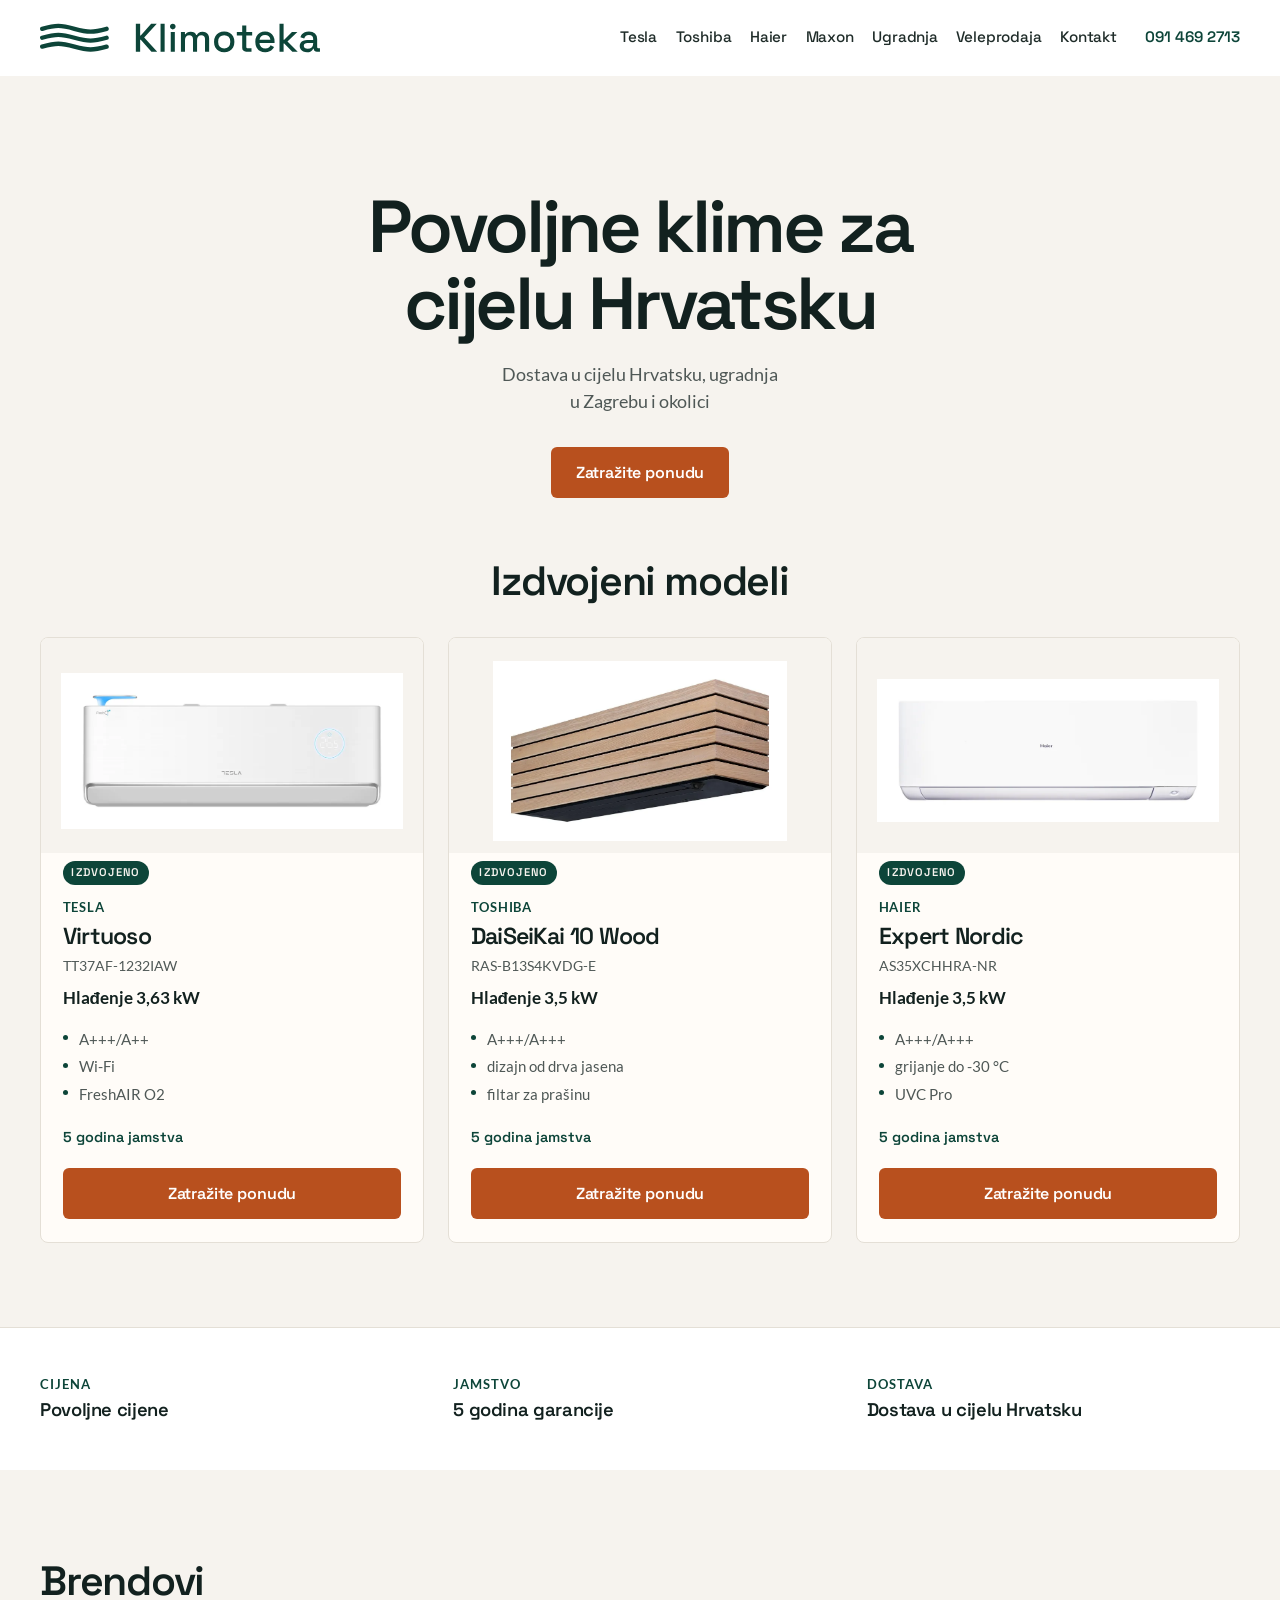
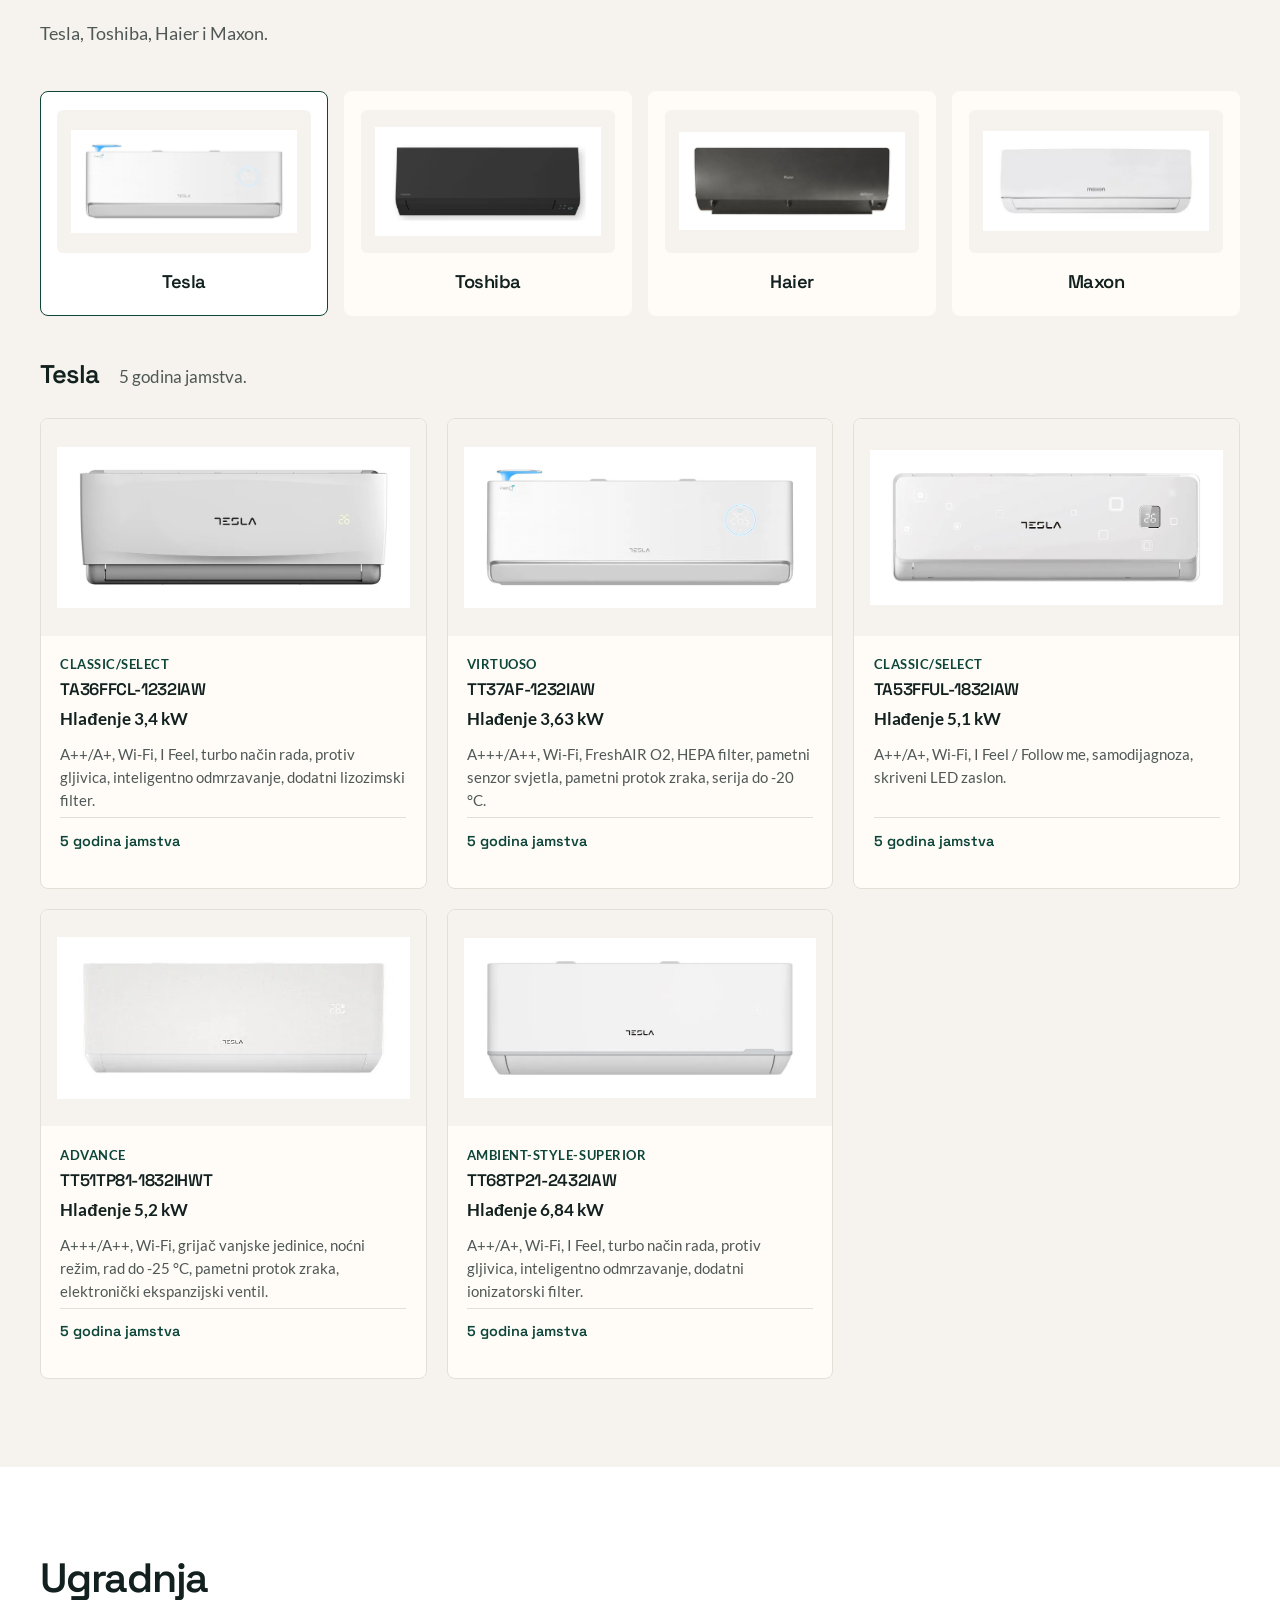
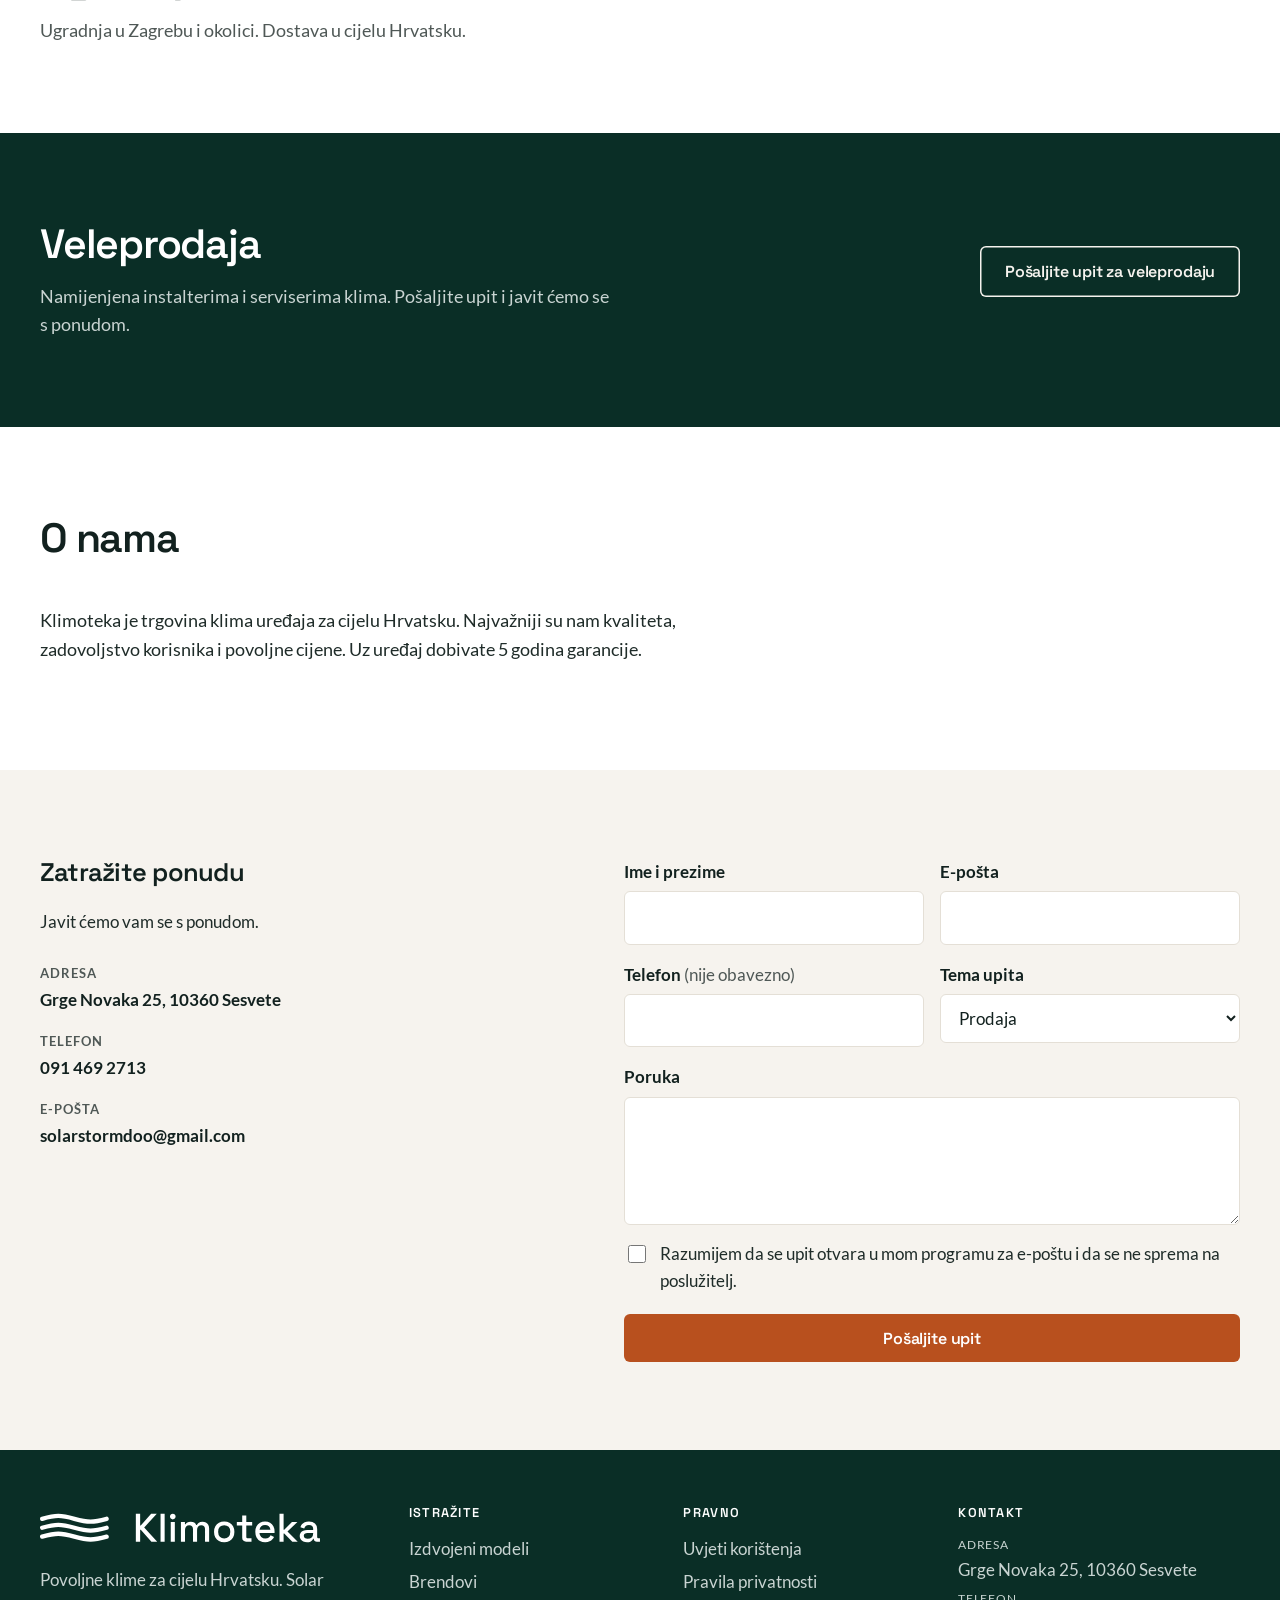
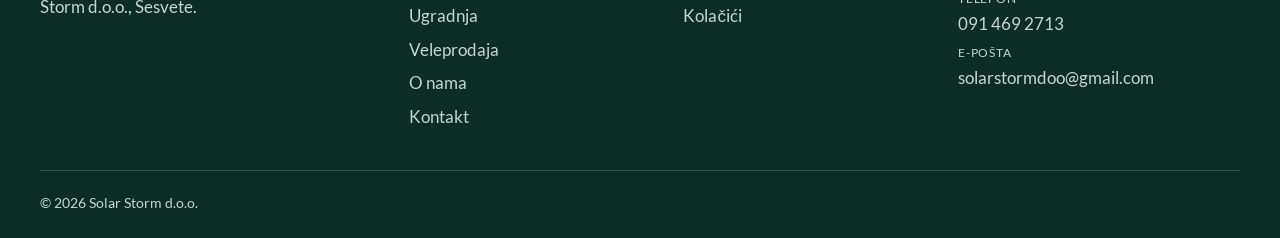
<file: index.html>
<!DOCTYPE html>
<html lang="hr">
<head>
  <meta charset="utf-8">
  <meta name="viewport" content="width=device-width, initial-scale=1">
  <title>Klimoteka — Povoljne klime za cijelu Hrvatsku</title>
  <meta name="description" content="Klimoteka je trgovina klima uređaja za cijelu Hrvatsku. Tesla, Toshiba, Haier i Maxon. Dostava diljem zemlje, ugradnja u Zagrebu i okolici. 5 godina garancije.">
  <meta name="theme-color" content="#0D4539">
  <meta property="og:title" content="Klimoteka — Povoljne klime za cijelu Hrvatsku">
  <meta property="og:description" content="Trgovina klima uređaja: Tesla, Toshiba, Haier i Maxon. Dostava u cijelu Hrvatsku, ugradnja u Zagrebu i okolici. 5 godina garancije.">
  <meta property="og:type" content="website">
  <meta property="og:locale" content="hr_HR">
  <meta property="og:image" content="images/og-klimoteka.png">
  <meta name="twitter:card" content="summary_large_image">
  <meta name="twitter:title" content="Klimoteka — Povoljne klime za cijelu Hrvatsku">
  <meta name="twitter:description" content="Trgovina klima uređaja: Tesla, Toshiba, Haier i Maxon. Dostava u cijelu Hrvatsku, ugradnja u Zagrebu i okolici. 5 godina garancije.">
  <meta name="twitter:image" content="images/og-klimoteka.png">
  <link rel="icon" href="favicon.ico" sizes="any">
  <link rel="icon" type="image/png" sizes="192x192" href="images/klimoteka-ikona-192.png">
  <link rel="apple-touch-icon" href="images/klimoteka-ikona-192.png">
  <link rel="apple-touch-icon" sizes="512x512" href="images/klimoteka-ikona-512.png">
  <link rel="stylesheet" href="css/styles.css">
  <script>document.documentElement.classList.add("js");</script>
</head>
<body class="has-hero">
  <a class="skip-link" href="#sadrzaj">Preskoči na sadržaj</a>
  <header class="site-header" id="siteHeader" data-menu-open="false" data-scrolled="false">
    <div class="container site-header__bar">
      <a class="logo" href="index.html" aria-label="Klimoteka, početna">
        <img class="logo__img" src="images/klimoteka-logo.svg" width="354" height="36" alt="Klimoteka">
      </a>
      <nav class="nav-desktop" aria-label="Glavni izbornik">
        <ul class="nav-desktop__list">
          <li><a href="#brend-tesla">Tesla</a></li>
          <li><a href="#brend-toshiba">Toshiba</a></li>
          <li><a href="#brend-haier">Haier</a></li>
          <li><a href="#brend-maxon">Maxon</a></li>
          <li><a href="#ugradnja">Ugradnja</a></li>
          <li><a href="#veleprodaja">Veleprodaja</a></li>
          <li><a href="#kontakt">Kontakt</a></li>
        </ul>
      </nav>
      <a class="header-phone" href="tel:+385914692713">091 469 2713</a>
      <button class="burger" type="button" aria-expanded="false" aria-controls="mobileMenu" aria-label="Izbornik" data-burger>
        <span></span><span></span><span></span>
      </button>
    </div>
    <button class="scrim" type="button" tabindex="-1" aria-hidden="true" data-scrim></button>
    <nav class="mobile-menu" id="mobileMenu" aria-label="Mobilni izbornik">
      <ul>
        <li><a href="#brend-tesla">Tesla</a></li>
          <li><a href="#brend-toshiba">Toshiba</a></li>
          <li><a href="#brend-haier">Haier</a></li>
          <li><a href="#brend-maxon">Maxon</a></li>
          <li><a href="#ugradnja">Ugradnja</a></li>
          <li><a href="#veleprodaja">Veleprodaja</a></li>
          <li><a href="#kontakt">Kontakt</a></li>
        <li><a href="#o-nama">O nama</a></li>
      </ul>
      <p class="mobile-menu__note"><a href="tel:+385914692713">091 469 2713</a></p>
    </nav>
  </header>

  <main id="sadrzaj">
    <section class="hero" aria-label="Uvod">
      <div class="container hero__copy">
        <h1>Povoljne klime za cijelu Hrvatsku</h1>
        <p class="hero__sub">Dostava u cijelu Hrvatsku, ugradnja u Zagrebu i okolici</p>
        <a class="btn" href="#kontakt">Zatražite ponudu</a>
      </div>
    </section>

    <section class="featured" id="izdvojeno" aria-labelledby="izdvojeno-naslov">
      <div class="container">
        <div class="section__head">
          <h2 id="izdvojeno-naslov">Izdvojeni modeli</h2>
        </div>
        <div class="featured__slider" data-featured-slider>
          <ul class="featured__track" data-featured-track></ul>
          <div class="featured__controls">
            <button class="featured__toggle" type="button" data-featured-toggle aria-pressed="false" aria-label="Pauziraj izmjenu modela">
              <svg class="icon-pause" viewBox="0 0 16 16" aria-hidden="true"><path fill="currentColor" d="M4 2h3v12H4zM9 2h3v12H9z"/></svg>
              <svg class="icon-play" viewBox="0 0 16 16" aria-hidden="true"><path fill="currentColor" d="M4 2.5v11l10-5.5z"/></svg>
            </button>
            <div class="featured__dots" data-featured-dots role="group" aria-label="Odabir izdvojenog modela"></div>
          </div>
        </div>
      </div>
    </section>

    <section class="advantages" aria-label="Prednosti">
      <div class="container">
        <ul class="advantages__list">
          <li><span>Cijena</span>Povoljne cijene</li>
          <li><span>Jamstvo</span>5 godina garancije</li>
          <li><span>Dostava</span>Dostava u cijelu Hrvatsku</li>
        </ul>
      </div>
    </section>

    <section class="section section--cream" id="brendovi" aria-labelledby="brendovi-naslov">
      <div class="container">
        <div class="section__head">
          <h2 id="brendovi-naslov">Brendovi</h2>
          <p>Tesla, Toshiba, Haier i Maxon.</p>
        </div>
        <div class="brand-picks" role="tablist" aria-label="Odabir brenda">
            <button class="brand-pick" type="button" role="tab" id="tab-tesla" aria-controls="brend-tesla" aria-selected="true" data-brand-tab="tesla">
              <span class="brand-pick__photo"><img src="images/models/tesla-tt37af.webp" width="912" height="415" alt="Klima uređaj Tesla Virtuoso." loading="lazy"></span>
              <strong>Tesla</strong>
            </button>
            <button class="brand-pick" type="button" role="tab" id="tab-toshiba" aria-controls="brend-toshiba" aria-selected="false" data-brand-tab="toshiba">
              <span class="brand-pick__photo"><img src="images/models/toshiba-shorai-edge-black.webp" width="733" height="353" alt="Klima uređaj Toshiba Shorai Edge Black." loading="lazy"></span>
              <strong>Toshiba</strong>
            </button>
            <button class="brand-pick" type="button" role="tab" id="tab-haier" aria-controls="brend-haier" aria-selected="false" data-brand-tab="haier">
              <span class="brand-pick__photo"><img src="images/models/haier-flexis-plus-crna.webp" width="912" height="394" alt="Klima uređaj Haier Flexis Plus." loading="lazy"></span>
              <strong>Haier</strong>
            </button>
            <button class="brand-pick" type="button" role="tab" id="tab-maxon" aria-controls="brend-maxon" aria-selected="false" data-brand-tab="maxon">
              <span class="brand-pick__photo"><img src="images/models/maxon-fresh.webp" width="481" height="212" alt="Klima uređaj Maxon Fresh." loading="lazy"></span>
              <strong>Maxon</strong>
            </button>
        </div>
          <div class="brand-panel" id="brend-tesla" role="tabpanel" aria-labelledby="tab-tesla" data-brand-panel="tesla">
            <div class="brand-panel__intro">
              <h3>Tesla</h3>
              <p>5 godina jamstva.</p>
            </div>
            <ul class="model-grid">
                  <li class="model-card" data-model="TA36FFCL-1232IAW" data-brand="Tesla">
                    <figure class="model-card__photo">
                      <img src="images/models/tesla-ta36ffcl.webp" width="912" height="415" alt="Unutarnja jedinica Tesla Select TA36FFCL-1232IAW." loading="lazy">
                    </figure>
                    <div class="model-card__body">
                      <p class="model-card__series">Classic/Select</p>
                      <h4>TA36FFCL-1232IAW</h4>
                      <p class="model-card__power">Hlađenje 3,4 kW</p>
                      <p class="model-card__feat">A++/A+, Wi-Fi, I Feel, turbo način rada, protiv gljivica, inteligentno odmrzavanje, dodatni lizozimski filter.</p>
                      <p class="model-card__warranty">5 godina jamstva</p>
                    </div>
                  </li>
                  <li class="model-card" data-model="TT37AF-1232IAW" data-brand="Tesla">
                    <figure class="model-card__photo">
                      <img src="images/models/tesla-tt37af.webp" width="912" height="415" alt="Unutarnja jedinica Tesla Virtuoso TT37AF-1232IAW s FreshAIR O2." loading="lazy">
                    </figure>
                    <div class="model-card__body">
                      <p class="model-card__series">Virtuoso</p>
                      <h4>TT37AF-1232IAW</h4>
                      <p class="model-card__power">Hlađenje 3,63 kW</p>
                      <p class="model-card__feat">A+++/A++, Wi-Fi, FreshAIR O2, HEPA filter, pametni senzor svjetla, pametni protok zraka, serija do -20 °C.</p>
                      <p class="model-card__warranty">5 godina jamstva</p>
                    </div>
                  </li>
                  <li class="model-card" data-model="TA53FFUL-1832IAW" data-brand="Tesla">
                    <figure class="model-card__photo">
                      <img src="images/models/tesla-ta53fful.webp" width="912" height="401" alt="Unutarnja jedinica Tesla Select TA53FFUL-1832IAW." loading="lazy">
                    </figure>
                    <div class="model-card__body">
                      <p class="model-card__series">Classic/Select</p>
                      <h4>TA53FFUL-1832IAW</h4>
                      <p class="model-card__power">Hlađenje 5,1 kW</p>
                      <p class="model-card__feat">A++/A+, Wi-Fi, I Feel / Follow me, samodijagnoza, skriveni LED zaslon.</p>
                      <p class="model-card__warranty">5 godina jamstva</p>
                    </div>
                  </li>
                  <li class="model-card" data-model="TT51TP81-1832IHWT" data-brand="Tesla">
                    <figure class="model-card__photo">
                      <img src="images/models/tesla-tt51tp81.webp" width="597" height="274" alt="Unutarnja jedinica Tesla Advance TT51TP81-1832IHWT." loading="lazy">
                    </figure>
                    <div class="model-card__body">
                      <p class="model-card__series">Advance</p>
                      <h4>TT51TP81-1832IHWT</h4>
                      <p class="model-card__power">Hlađenje 5,2 kW</p>
                      <p class="model-card__feat">A+++/A++, Wi-Fi, grijač vanjske jedinice, noćni režim, rad do -25 °C, pametni protok zraka, elektronički ekspanzijski ventil.</p>
                      <p class="model-card__warranty">5 godina jamstva</p>
                    </div>
                  </li>
                  <li class="model-card" data-model="TT68TP21-2432IAW" data-brand="Tesla">
                    <figure class="model-card__photo">
                      <img src="images/models/tesla-tt68tp21.webp" width="912" height="416" alt="Unutarnja jedinica Tesla TT68TP21-2432IAW." loading="lazy">
                    </figure>
                    <div class="model-card__body">
                      <p class="model-card__series">Ambient-Style-Superior</p>
                      <h4>TT68TP21-2432IAW</h4>
                      <p class="model-card__power">Hlađenje 6,84 kW</p>
                      <p class="model-card__feat">A++/A+, Wi-Fi, I Feel, turbo način rada, protiv gljivica, inteligentno odmrzavanje, dodatni ionizatorski filter.</p>
                      <p class="model-card__warranty">5 godina jamstva</p>
                    </div>
                  </li>
            </ul>
          </div>
          <div class="brand-panel" id="brend-toshiba" role="tabpanel" aria-labelledby="tab-toshiba" data-brand-panel="toshiba" hidden>
            <div class="brand-panel__intro">
              <h3>Toshiba</h3>
              <p>5 godina jamstva.</p>
            </div>
            <ul class="model-grid">
                  <li class="model-card" data-model="RAS-B10S4KVDG-E" data-brand="Toshiba">
                    <figure class="model-card__photo">
                      <img src="images/models/toshiba-daiseikai-10-wood.webp" width="912" height="559" alt="Unutarnja jedinica Toshiba DaiSeiKai 10 Wood." loading="lazy">
                    </figure>
                    <div class="model-card__body">
                      <p class="model-card__series">DaiSeiKai 10 Wood</p>
                      <h4>RAS-B10S4KVDG-E</h4>
                      <p class="model-card__power">Hlađenje 2,5 kW</p>
                      <p class="model-card__feat">A+++/A+++, dizajn od drva jasena, filtar za prašinu, plazma ionizator, filtar Ultra Pure, serijski ugrađen Wi-Fi, nadzor potrošnje, HADA careflow, Smart Sensing.</p>
                      <p class="model-card__warranty">5 godina jamstva</p>
                    </div>
                  </li>
                  <li class="model-card" data-model="RAS-B13S4KVDG-E" data-brand="Toshiba">
                    <figure class="model-card__photo">
                      <img src="images/models/toshiba-daiseikai-10-wood.webp" width="912" height="559" alt="Unutarnja jedinica Toshiba DaiSeiKai 10 Wood." loading="lazy">
                    </figure>
                    <div class="model-card__body">
                      <p class="model-card__series">DaiSeiKai 10 Wood</p>
                      <h4>RAS-B13S4KVDG-E</h4>
                      <p class="model-card__power">Hlađenje 3,5 kW</p>
                      <p class="model-card__feat">A+++/A+++, dizajn od drva jasena, filtar za prašinu, plazma ionizator, filtar Ultra Pure, serijski ugrađen Wi-Fi, nadzor potrošnje, HADA careflow, Smart Sensing.</p>
                      <p class="model-card__warranty">5 godina jamstva</p>
                    </div>
                  </li>
                  <li class="model-card" data-model="RAS-B18S4KVDG-E" data-brand="Toshiba">
                    <figure class="model-card__photo">
                      <img src="images/models/toshiba-daiseikai-10-wood.webp" width="912" height="559" alt="Unutarnja jedinica Toshiba DaiSeiKai 10 Wood." loading="lazy">
                    </figure>
                    <div class="model-card__body">
                      <p class="model-card__series">DaiSeiKai 10 Wood</p>
                      <h4>RAS-B18S4KVDG-E</h4>
                      <p class="model-card__power">Hlađenje 5,0 kW</p>
                      <p class="model-card__feat">A+++/A+++, dizajn od drva jasena, filtar za prašinu, plazma ionizator, filtar Ultra Pure, serijski ugrađen Wi-Fi, nadzor potrošnje, HADA careflow, Smart Sensing.</p>
                      <p class="model-card__warranty">5 godina jamstva</p>
                    </div>
                  </li>
                  <li class="model-card" data-model="RAS-B24G3KVSGB-E" data-brand="Toshiba">
                    <figure class="model-card__photo">
                      <img src="images/models/toshiba-shorai-edge-black.webp" width="733" height="353" alt="Unutarnja jedinica Toshiba Shorai Edge Black." loading="lazy">
                    </figure>
                    <div class="model-card__body">
                      <p class="model-card__series">Shorai Edge Black</p>
                      <h4>RAS-B24G3KVSGB-E</h4>
                      <p class="model-card__power">Hlađenje 7,0 kW</p>
                      <p class="model-card__feat">A++/A+, serijski ugrađen Wi-Fi, filtar Ultra Pure, hibridna inverterska tehnologija, funkcija 3D, tihi način rada.</p>
                      <p class="model-card__warranty">5 godina jamstva</p>
                    </div>
                  </li>
            </ul>
          </div>
          <div class="brand-panel" id="brend-haier" role="tabpanel" aria-labelledby="tab-haier" data-brand-panel="haier" hidden>
            <div class="brand-panel__intro">
              <h3>Haier</h3>
              <p>5 godina jamstva.</p>
            </div>
            <ul class="model-grid">
                  <li class="model-card" data-model="AS25RBAHRA-PL" data-brand="Haier">
                    <figure class="model-card__photo">
                      <img src="images/models/haier-revive-plus.webp" width="912" height="397" alt="Unutarnja jedinica Haier Revive Plus." loading="lazy">
                    </figure>
                    <div class="model-card__body">
                      <p class="model-card__series">Revive Plus</p>
                      <h4>AS25RBAHRA-PL</h4>
                      <p class="model-card__power">Hlađenje 2,7 kW</p>
                      <p class="model-card__feat">A++/A+, 3D ispuh zraka, I Feel, Coanda protok zraka, održavanje temperature 10 °C, grijanje do -15 °C, Wi-Fi.</p>
                      <p class="model-card__warranty">5 godina jamstva</p>
                    </div>
                  </li>
                  <li class="model-card" data-model="AS25S2SF1FA-BH" data-brand="Haier">
                    <figure class="model-card__photo">
                      <img src="images/models/haier-flexis-plus-crna.webp" width="912" height="394" alt="Unutarnja jedinica Haier Flexis Plus, crna mat." loading="lazy">
                    </figure>
                    <div class="model-card__body">
                      <p class="model-card__series">Flexis Plus crna mat</p>
                      <h4>AS25S2SF1FA-BH</h4>
                      <p class="model-card__power">Hlađenje 2,6 kW</p>
                      <p class="model-card__feat">A+++/A++, UVC, 56 °C sterilizacija, ECO senzor, I Feel, 3D ispuh zraka, Wi-Fi.</p>
                      <p class="model-card__warranty">5 godina jamstva</p>
                    </div>
                  </li>
                  <li class="model-card" data-model="AS35RBAHRA-PL" data-brand="Haier">
                    <figure class="model-card__photo">
                      <img src="images/models/haier-revive-plus.webp" width="912" height="397" alt="Unutarnja jedinica Haier Revive Plus." loading="lazy">
                    </figure>
                    <div class="model-card__body">
                      <p class="model-card__series">Revive Plus</p>
                      <h4>AS35RBAHRA-PL</h4>
                      <p class="model-card__power">Hlađenje 3,5 kW</p>
                      <p class="model-card__feat">A++/A+, 3D ispuh zraka, I Feel, Coanda protok zraka, održavanje temperature 10 °C, grijanje do -15 °C, Wi-Fi.</p>
                      <p class="model-card__warranty">5 godina jamstva</p>
                    </div>
                  </li>
                  <li class="model-card" data-model="AS35XCHHRA-NR" data-brand="Haier">
                    <figure class="model-card__photo">
                      <img src="images/models/haier-expert-nordic.webp" width="912" height="382" alt="Unutarnja jedinica Haier Expert Nordic." loading="lazy">
                    </figure>
                    <div class="model-card__body">
                      <p class="model-card__series">Expert Nordic</p>
                      <h4>AS35XCHHRA-NR</h4>
                      <p class="model-card__power">Hlađenje 3,5 kW</p>
                      <p class="model-card__feat">A+++/A+++, grijanje do -30 °C, UVC Pro, ECO senzor, Easy to Clean, 3D ispuh zraka, Wi-Fi.</p>
                      <p class="model-card__warranty">5 godina jamstva</p>
                    </div>
                  </li>
                  <li class="model-card" data-model="AS50RCBHRA-PL" data-brand="Haier">
                    <figure class="model-card__photo">
                      <img src="images/models/haier-revive-plus.webp" width="912" height="397" alt="Unutarnja jedinica Haier Revive Plus." loading="lazy">
                    </figure>
                    <div class="model-card__body">
                      <p class="model-card__series">Revive Plus</p>
                      <h4>AS50RCBHRA-PL</h4>
                      <p class="model-card__power">Hlađenje 4,8 kW</p>
                      <p class="model-card__feat">A++/A+, 3D ispuh zraka, I Feel, Coanda protok zraka, održavanje temperature 10 °C, grijanje do -15 °C, Wi-Fi.</p>
                      <p class="model-card__warranty">5 godina jamstva</p>
                    </div>
                  </li>
                  <li class="model-card" data-model="AS50S2SF1FA-BH" data-brand="Haier">
                    <figure class="model-card__photo">
                      <img src="images/models/haier-flexis-plus-crna.webp" width="912" height="394" alt="Unutarnja jedinica Haier Flexis Plus, crna mat." loading="lazy">
                    </figure>
                    <div class="model-card__body">
                      <p class="model-card__series">Flexis Plus crna mat</p>
                      <h4>AS50S2SF1FA-BH</h4>
                      <p class="model-card__power">Hlađenje 5,2 kW</p>
                      <p class="model-card__feat">A++/A++, UVC, 56 °C sterilizacija, ECO senzor, I Feel, 3D ispuh zraka, Wi-Fi.</p>
                      <p class="model-card__warranty">5 godina jamstva</p>
                    </div>
                  </li>
                  <li class="model-card" data-model="AS71PEPHRA-PRE" data-brand="Haier">
                    <figure class="model-card__photo">
                      <img src="images/models/haier-pearl-premium.webp" width="912" height="463" alt="Unutarnja jedinica Haier Pearl Premium." loading="lazy">
                    </figure>
                    <div class="model-card__body">
                      <p class="model-card__series">Pearl Premium</p>
                      <h4>AS71PEPHRA-PRE</h4>
                      <p class="model-card__power">Hlađenje 7,1 kW</p>
                      <p class="model-card__feat">A+++/A++, grijanje do -25 °C, UVC Pro, 56 °C sterilizacija, 3D ispuh zraka, I Feel, Wi-Fi.</p>
                      <p class="model-card__warranty">5 godina jamstva</p>
                    </div>
                  </li>
                  <li class="model-card" data-model="AS71S2SF1FA-BH" data-brand="Haier">
                    <figure class="model-card__photo">
                      <img src="images/models/haier-flexis-plus-crna.webp" width="912" height="394" alt="Unutarnja jedinica Haier Flexis Plus, crna mat." loading="lazy">
                    </figure>
                    <div class="model-card__body">
                      <p class="model-card__series">Flexis Plus crna mat</p>
                      <h4>AS71S2SF1FA-BH</h4>
                      <p class="model-card__power">Hlađenje 7,0 kW</p>
                      <p class="model-card__feat">A++/A+, UVC, 56 °C sterilizacija, ECO senzor, I Feel, 3D ispuh zraka, Wi-Fi.</p>
                      <p class="model-card__warranty">5 godina jamstva</p>
                    </div>
                  </li>
            </ul>
          </div>
          <div class="brand-panel" id="brend-maxon" role="tabpanel" aria-labelledby="tab-maxon" data-brand-panel="maxon" hidden>
            <div class="brand-panel__intro">
              <h3>Maxon</h3>
              <p>5 godina jamstva.</p>
            </div>
            <ul class="model-grid">
                  <li class="model-card" data-model="MXI-09HC013i" data-brand="Maxon">
                    <figure class="model-card__photo">
                      <img src="images/models/maxon-fresh.webp" width="481" height="212" alt="Unutarnja jedinica Maxon Fresh." loading="lazy">
                    </figure>
                    <div class="model-card__body">
                      <p class="model-card__series">Fresh</p>
                      <h4>MXI-09HC013i</h4>
                      <p class="model-card__power">Hlađenje 2,6 kW</p>
                      <p class="model-card__feat">A++/A+, SEER 7,0, SCOP 4,1, Wi-Fi, I Feel, ionizator, I-Remote, ECO način rada, noćni rad.</p>
                      <p class="model-card__warranty">5 godina jamstva</p>
                    </div>
                  </li>
                  <li class="model-card" data-model="MXI-12HC013i" data-brand="Maxon">
                    <figure class="model-card__photo">
                      <img src="images/models/maxon-fresh.webp" width="481" height="212" alt="Unutarnja jedinica Maxon Fresh." loading="lazy">
                    </figure>
                    <div class="model-card__body">
                      <p class="model-card__series">Fresh</p>
                      <h4>MXI-12HC013i</h4>
                      <p class="model-card__power">Hlađenje 3,5 kW</p>
                      <p class="model-card__feat">A++/A+, SEER 6,5, SCOP 4,1, Wi-Fi, I Feel, ionizator, I-Remote, ECO način rada, noćni rad.</p>
                      <p class="model-card__warranty">5 godina jamstva</p>
                    </div>
                  </li>
                  <li class="model-card" data-model="MXI-18HC012i" data-brand="Maxon">
                    <figure class="model-card__photo">
                      <img src="images/models/maxon-fresh.webp" width="481" height="212" alt="Unutarnja jedinica Maxon Fresh." loading="lazy">
                    </figure>
                    <div class="model-card__body">
                      <p class="model-card__series">Fresh</p>
                      <h4>MXI-18HC012i</h4>
                      <p class="model-card__power">Hlađenje 5,2 kW</p>
                      <p class="model-card__feat">A++/A+, SEER 7,4, SCOP 4,0, Wi-Fi, I Feel, ionizator, I-Remote, ECO način rada, noćni rad.</p>
                      <p class="model-card__warranty">5 godina jamstva</p>
                    </div>
                  </li>
                  <li class="model-card" data-model="MXI-24HC012i" data-brand="Maxon">
                    <figure class="model-card__photo">
                      <img src="images/models/maxon-fresh.webp" width="481" height="212" alt="Unutarnja jedinica Maxon Fresh." loading="lazy">
                    </figure>
                    <div class="model-card__body">
                      <p class="model-card__series">Fresh</p>
                      <h4>MXI-24HC012i</h4>
                      <p class="model-card__power">Hlađenje 7,0 kW</p>
                      <p class="model-card__feat">A++/A+, SEER 6,1, SCOP 4,0, Wi-Fi, I Feel, ionizator, I-Remote, ECO način rada, noćni rad.</p>
                      <p class="model-card__warranty">5 godina jamstva</p>
                    </div>
                  </li>
            </ul>
          </div>
      </div>
    </section>

    <section class="section" id="ugradnja" aria-labelledby="ugradnja-naslov">
      <div class="container">
        <div class="section__lead">
          <h2 id="ugradnja-naslov">Ugradnja</h2>
          <p>Ugradnja u Zagrebu i okolici. Dostava u cijelu Hrvatsku.</p>
        </div>
      </div>
    </section>

    <section class="section section--petrol" id="veleprodaja" aria-labelledby="veleprodaja-naslov">
      <div class="container split">
        <div class="section__lead">
          <h2 id="veleprodaja-naslov">Veleprodaja</h2>
          <p>Namijenjena instalterima i serviserima klima. Pošaljite upit i javit ćemo se s ponudom.</p>
        </div>
        <p><a class="btn btn--outline" href="mailto:solarstormdoo@gmail.com?subject=Veleprodaja">Pošaljite upit za veleprodaju</a></p>
      </div>
    </section>

    <section class="section" id="o-nama" aria-labelledby="o-nama-naslov">
      <div class="container about">
        <div class="section__head">
          <h2 id="o-nama-naslov">O nama</h2>
        </div>
        <p>Klimoteka je trgovina klima uređaja za cijelu Hrvatsku. Najvažniji su nam kvaliteta, zadovoljstvo korisnika i povoljne cijene. Uz uređaj dobivate 5 godina garancije.</p>
      </div>
    </section>

    <section class="section section--cream" id="kontakt" aria-labelledby="kontakt-naslov">
      <div class="container contact">
        <div class="contact__intro">
          <h2 id="kontakt-naslov">Zatražite ponudu</h2>
          <p>Javit ćemo vam se s ponudom.</p>
          <ul class="contact-list">
            <li>
              <span>Adresa</span>
              <strong>Grge Novaka 25, 10360 Sesvete</strong>
            </li>
            <li>
              <span>Telefon</span>
              <strong><a href="tel:+385914692713">091 469 2713</a></strong>
            </li>
            <li>
              <span>E-pošta</span>
              <strong><a href="mailto:solarstormdoo@gmail.com" id="contact-email">solarstormdoo@gmail.com</a></strong>
            </li>
          </ul>
        </div>
        <form class="form" data-inquiry novalidate>
          <div class="form-row form-row--2">
            <div class="field">
              <label for="ime">Ime i prezime</label>
              <input id="ime" name="ime" type="text" autocomplete="name" required>
            </div>
            <div class="field">
              <label for="email">E-pošta</label>
              <input id="email" name="email" type="email" autocomplete="email" required>
            </div>
          </div>
          <div class="form-row form-row--2">
            <div class="field">
              <label for="telefon">Telefon <span class="optional">(nije obavezno)</span></label>
              <input id="telefon" name="telefon" type="tel" autocomplete="tel">
            </div>
            <div class="field">
              <label for="tema">Tema upita</label>
              <select id="tema" name="tema">
                <option>Prodaja</option>
                <option>Ugradnja</option>
                <option>Servis</option>
                <option>Veleprodaja</option>
              </select>
            </div>
          </div>
          <div class="field" id="model-field" hidden>
            <label for="model">Model</label>
            <input id="model" name="model" type="text" readonly>
          </div>
          <div class="field">
            <label for="poruka">Poruka</label>
            <textarea id="poruka" name="poruka" required></textarea>
          </div>
          <label class="check">
            <input type="checkbox" name="suglasnost" required>
            <span>Razumijem da se upit otvara u mom programu za e-poštu i da se ne sprema na poslužitelj.</span>
          </label>
          <p class="form-status" data-form-status role="status" hidden></p>
          <textarea class="form-copy" data-form-copy hidden readonly aria-label="Tekst upita za kopiranje"></textarea>
          <button class="btn" type="button" data-copy hidden>Kopiraj tekst upita</button>
          <button class="btn btn--full" type="submit">Pošaljite upit</button>
        </form>
      </div>
    </section>
  </main>

  <footer class="site-footer">
    <div class="container footer-grid">
      <div class="footer-brand">
        <a class="logo" href="index.html" aria-label="Klimoteka, početna">
          <img class="logo__img" src="images/klimoteka-logo-bijeli.svg" width="354" height="36" alt="Klimoteka">
        </a>
        <p>Povoljne klime za cijelu Hrvatsku. Solar Storm d.o.o., Sesvete.</p>
      </div>
      <div>
        <h2>Istražite</h2>
        <ul>
          <li><a href="#izdvojeno">Izdvojeni modeli</a></li>
          <li><a href="#brendovi">Brendovi</a></li>
          <li><a href="#ugradnja">Ugradnja</a></li>
          <li><a href="#veleprodaja">Veleprodaja</a></li>
          <li><a href="#o-nama">O nama</a></li>
          <li><a href="#kontakt">Kontakt</a></li>
        </ul>
      </div>
      <div>
        <h2>Pravno</h2>
        <ul>
          <li><a href="pravne.html#uvjeti">Uvjeti korištenja</a></li>
          <li><a href="pravne.html#privatnost">Pravila privatnosti</a></li>
          <li><a href="pravne.html#kolacici">Kolačići</a></li>
        </ul>
      </div>
      <div class="footer-contact">
        <h2>Kontakt</h2>
        <ul>
          <li><span>Adresa</span><span>Grge Novaka 25, 10360 Sesvete</span></li>
          <li><span>Telefon</span><a href="tel:+385914692713">091 469 2713</a></li>
          <li><span>E-pošta</span><a href="mailto:solarstormdoo@gmail.com">solarstormdoo@gmail.com</a></li>
        </ul>
      </div>
    </div>
    <div class="container footer-bottom">
      <span>© 2026 Solar Storm d.o.o.</span>
    </div>
  </footer>
  <script src="js/main.js"></script>
</body>
</html>
</file>
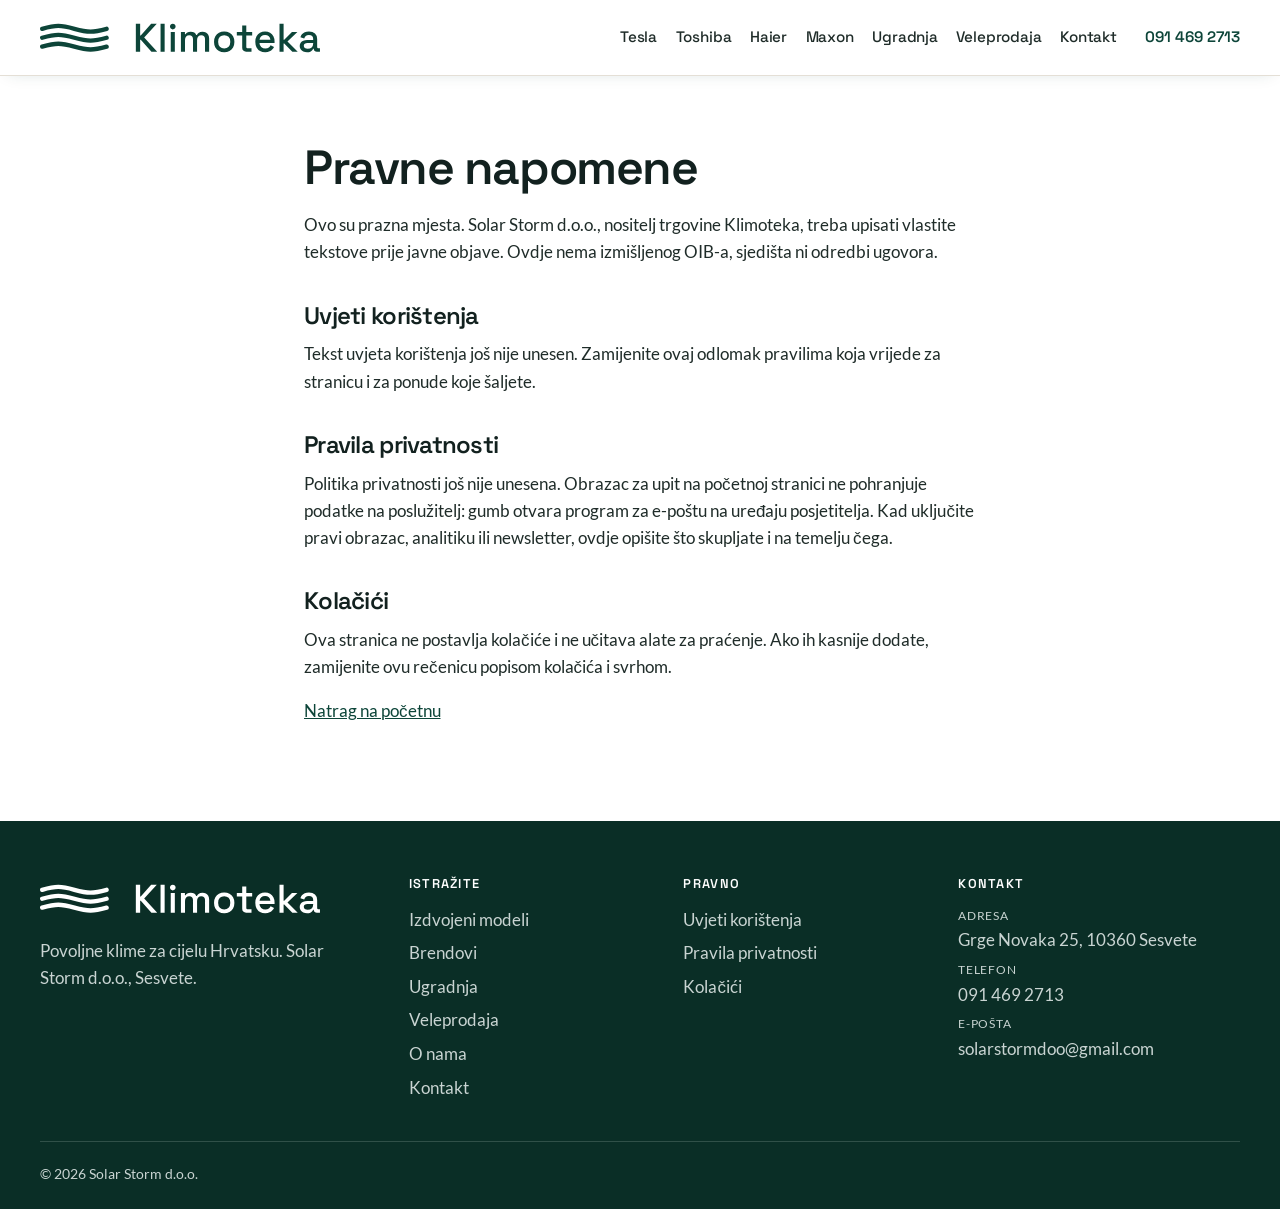
<file: pravne.html>
<!DOCTYPE html>
<html lang="hr">
<head>
  <meta charset="utf-8">
  <meta name="viewport" content="width=device-width, initial-scale=1">
  <title>Pravne napomene — Klimoteka</title>
  <meta name="description" content="Privremene pravne napomene za trgovinu Klimoteka, Solar Storm d.o.o. Tekstove uvjeta, privatnosti i kolačića upisuje vlasnik.">
  <meta name="theme-color" content="#0D4539">
  <link rel="icon" href="favicon.ico" sizes="any">
  <link rel="icon" type="image/png" sizes="192x192" href="images/klimoteka-ikona-192.png">
  <link rel="apple-touch-icon" href="images/klimoteka-ikona-192.png">
  <link rel="apple-touch-icon" sizes="512x512" href="images/klimoteka-ikona-512.png">
  <link rel="stylesheet" href="css/styles.css">
  <script>document.documentElement.classList.add("js");</script>
</head>
<body>
  <a class="skip-link" href="#sadrzaj">Preskoči na sadržaj</a>
  <header class="site-header" data-menu-open="false" data-scrolled="false">
    <div class="container site-header__bar">
      <a class="logo" href="index.html" aria-label="Klimoteka, početna">
        <img class="logo__img" src="images/klimoteka-logo.svg" width="354" height="36" alt="Klimoteka">
      </a>
      <nav class="nav-desktop" aria-label="Glavni izbornik">
        <ul class="nav-desktop__list">
          <li><a href="index.html#brend-tesla">Tesla</a></li>
          <li><a href="index.html#brend-toshiba">Toshiba</a></li>
          <li><a href="index.html#brend-haier">Haier</a></li>
          <li><a href="index.html#brend-maxon">Maxon</a></li>
          <li><a href="index.html#ugradnja">Ugradnja</a></li>
          <li><a href="index.html#veleprodaja">Veleprodaja</a></li>
          <li><a href="index.html#kontakt">Kontakt</a></li>
        </ul>
      </nav>
      <a class="header-phone" href="tel:+385914692713">091 469 2713</a>
      <button class="burger" type="button" aria-expanded="false" aria-controls="mobileMenu" aria-label="Izbornik" data-burger>
        <span></span><span></span><span></span>
      </button>
    </div>
    <button class="scrim" type="button" tabindex="-1" aria-hidden="true" data-scrim></button>
    <nav class="mobile-menu" id="mobileMenu" aria-label="Mobilni izbornik">
      <ul>
        <li><a href="index.html#brend-tesla">Tesla</a></li>
        <li><a href="index.html#brend-toshiba">Toshiba</a></li>
        <li><a href="index.html#brend-haier">Haier</a></li>
        <li><a href="index.html#brend-maxon">Maxon</a></li>
        <li><a href="index.html#ugradnja">Ugradnja</a></li>
        <li><a href="index.html#veleprodaja">Veleprodaja</a></li>
        <li><a href="index.html#o-nama">O nama</a></li>
        <li><a href="index.html#kontakt">Kontakt</a></li>
      </ul>
      <p class="mobile-menu__note"><a href="tel:+385914692713">091 469 2713</a></p>
    </nav>
  </header>

  <main class="page" id="sadrzaj">
    <div class="container prose">
      <h1>Pravne napomene</h1>
      <p>Ovo su prazna mjesta. Solar Storm d.o.o., nositelj trgovine Klimoteka, treba upisati vlastite tekstove prije javne objave. Ovdje nema izmišljenog OIB-a, sjedišta ni odredbi ugovora.</p>

      <h2 id="uvjeti">Uvjeti korištenja</h2>
      <p>Tekst uvjeta korištenja još nije unesen. Zamijenite ovaj odlomak pravilima koja vrijede za stranicu i za ponude koje šaljete.</p>

      <h2 id="privatnost">Pravila privatnosti</h2>
      <p>Politika privatnosti još nije unesena. Obrazac za upit na početnoj stranici ne pohranjuje podatke na poslužitelj: gumb otvara program za e-poštu na uređaju posjetitelja. Kad uključite pravi obrazac, analitiku ili newsletter, ovdje opišite što skupljate i na temelju čega.</p>

      <h2 id="kolacici">Kolačići</h2>
      <p>Ova stranica ne postavlja kolačiće i ne učitava alate za praćenje. Ako ih kasnije dodate, zamijenite ovu rečenicu popisom kolačića i svrhom.</p>

      <p><a href="index.html">Natrag na početnu</a></p>
    </div>
  </main>

  <footer class="site-footer">
    <div class="container footer-grid">
      <div class="footer-brand">
        <a class="logo" href="index.html" aria-label="Klimoteka, početna">
          <img class="logo__img" src="images/klimoteka-logo-bijeli.svg" width="354" height="36" alt="Klimoteka">
        </a>
        <p>Povoljne klime za cijelu Hrvatsku. Solar Storm d.o.o., Sesvete.</p>
      </div>
      <div>
        <h2>Istražite</h2>
        <ul>
          <li><a href="index.html#izdvojeno">Izdvojeni modeli</a></li>
          <li><a href="index.html#brendovi">Brendovi</a></li>
          <li><a href="index.html#ugradnja">Ugradnja</a></li>
          <li><a href="index.html#veleprodaja">Veleprodaja</a></li>
          <li><a href="index.html#o-nama">O nama</a></li>
          <li><a href="index.html#kontakt">Kontakt</a></li>
        </ul>
      </div>
      <div>
        <h2>Pravno</h2>
        <ul>
                    <li><a href="#uvjeti" aria-current="page">Uvjeti korištenja</a></li>
          <li><a href="#privatnost">Pravila privatnosti</a></li>
          <li><a href="#kolacici">Kolačići</a></li>
        </ul>
      </div>
      <div class="footer-contact">
        <h2>Kontakt</h2>
        <ul>
          <li><span>Adresa</span><span>Grge Novaka 25, 10360 Sesvete</span></li>
          <li><span>Telefon</span><a href="tel:+385914692713">091 469 2713</a></li>
          <li><span>E-pošta</span><a href="mailto:solarstormdoo@gmail.com">solarstormdoo@gmail.com</a></li>
        </ul>
      </div>
    </div>
    <div class="container footer-bottom">
      <span>© 2026 Solar Storm d.o.o.</span>
    </div>
  </footer>
  <script src="js/main.js"></script>
</body>
</html>
</file>
<file: css/styles.css>
/* Klimoteka — Lato (tekst) i Space Grotesk (naslovi), oba OFL, lokalno. */

@font-face {
  font-family: Lato;
  font-style: normal;
  font-weight: 300;
  font-display: swap;
  src: url("../fonts/lato-300-ext.woff2") format("woff2");
  unicode-range: U+0100-02BA, U+02BD-02C5, U+02C7-02CC, U+02CE-02D7, U+02DD-02FF, U+0304, U+0308, U+0329, U+1D00-1DBF, U+1E00-1E9F, U+1EF2-1EFF, U+2020, U+20A0-20AB, U+20AD-20C4, U+2113, U+2C60-2C7F, U+A720-A7FF;
}
@font-face {
  font-family: Lato;
  font-style: normal;
  font-weight: 300;
  font-display: swap;
  src: url("../fonts/lato-300.woff2") format("woff2");
  unicode-range: U+0000-00FF, U+0131, U+0152-0153, U+02BB-02BC, U+02C6, U+02DA, U+02DC, U+0304, U+0308, U+0329, U+2000-206F, U+20AC, U+2122, U+2191, U+2193, U+2212, U+2215, U+FEFF, U+FFFD;
}
@font-face {
  font-family: Lato;
  font-style: normal;
  font-weight: 400;
  font-display: swap;
  src: url("../fonts/lato-400-ext.woff2") format("woff2");
  unicode-range: U+0100-02BA, U+02BD-02C5, U+02C7-02CC, U+02CE-02D7, U+02DD-02FF, U+0304, U+0308, U+0329, U+1D00-1DBF, U+1E00-1E9F, U+1EF2-1EFF, U+2020, U+20A0-20AB, U+20AD-20C4, U+2113, U+2C60-2C7F, U+A720-A7FF;
}
@font-face {
  font-family: Lato;
  font-style: normal;
  font-weight: 400;
  font-display: swap;
  src: url("../fonts/lato-400.woff2") format("woff2");
  unicode-range: U+0000-00FF, U+0131, U+0152-0153, U+02BB-02BC, U+02C6, U+02DA, U+02DC, U+0304, U+0308, U+0329, U+2000-206F, U+20AC, U+2122, U+2191, U+2193, U+2212, U+2215, U+FEFF, U+FFFD;
}
@font-face {
  font-family: Lato;
  font-style: normal;
  font-weight: 700;
  font-display: swap;
  src: url("../fonts/lato-700-ext.woff2") format("woff2");
  unicode-range: U+0100-02BA, U+02BD-02C5, U+02C7-02CC, U+02CE-02D7, U+02DD-02FF, U+0304, U+0308, U+0329, U+1D00-1DBF, U+1E00-1E9F, U+1EF2-1EFF, U+2020, U+20A0-20AB, U+20AD-20C4, U+2113, U+2C60-2C7F, U+A720-A7FF;
}
@font-face {
  font-family: Lato;
  font-style: normal;
  font-weight: 700;
  font-display: swap;
  src: url("../fonts/lato-700.woff2") format("woff2");
  unicode-range: U+0000-00FF, U+0131, U+0152-0153, U+02BB-02BC, U+02C6, U+02DA, U+02DC, U+0304, U+0308, U+0329, U+2000-206F, U+20AC, U+2122, U+2191, U+2193, U+2212, U+2215, U+FEFF, U+FFFD;
}
@font-face {
  font-family: Lato;
  font-style: normal;
  font-weight: 900;
  font-display: swap;
  src: url("../fonts/lato-900-ext.woff2") format("woff2");
  unicode-range: U+0100-02BA, U+02BD-02C5, U+02C7-02CC, U+02CE-02D7, U+02DD-02FF, U+0304, U+0308, U+0329, U+1D00-1DBF, U+1E00-1E9F, U+1EF2-1EFF, U+2020, U+20A0-20AB, U+20AD-20C4, U+2113, U+2C60-2C7F, U+A720-A7FF;
}
@font-face {
  font-family: Lato;
  font-style: normal;
  font-weight: 900;
  font-display: swap;
  src: url("../fonts/lato-900.woff2") format("woff2");
  unicode-range: U+0000-00FF, U+0131, U+0152-0153, U+02BB-02BC, U+02C6, U+02DA, U+02DC, U+0304, U+0308, U+0329, U+2000-206F, U+20AC, U+2122, U+2191, U+2193, U+2212, U+2215, U+FEFF, U+FFFD;
}

@font-face {
  font-family: "Space Grotesk";
  font-style: normal;
  font-weight: 500;
  font-display: swap;
  src: url("../fonts/space-grotesk-latin-ext-500-normal.woff2") format("woff2");
  unicode-range: U+0100-02BA, U+02BD-02C5, U+02C7-02CC, U+02CE-02D7, U+02DD-02FF, U+0304, U+0308, U+0329, U+1D00-1DBF, U+1E00-1E9F, U+1EF2-1EFF, U+2020, U+20A0-20AB, U+20AD-20C4, U+2113, U+2C60-2C7F, U+A720-A7FF;
}
@font-face {
  font-family: "Space Grotesk";
  font-style: normal;
  font-weight: 500;
  font-display: swap;
  src: url("../fonts/space-grotesk-latin-500-normal.woff2") format("woff2");
  unicode-range: U+0000-00FF, U+0131, U+0152-0153, U+02BB-02BC, U+02C6, U+02DA, U+02DC, U+0304, U+0308, U+0329, U+2000-206F, U+20AC, U+2122, U+2191, U+2193, U+2212, U+2215, U+FEFF, U+FFFD;
}
@font-face {
  font-family: "Space Grotesk";
  font-style: normal;
  font-weight: 600;
  font-display: swap;
  src: url("../fonts/space-grotesk-latin-ext-600-normal.woff2") format("woff2");
  unicode-range: U+0100-02BA, U+02BD-02C5, U+02C7-02CC, U+02CE-02D7, U+02DD-02FF, U+0304, U+0308, U+0329, U+1D00-1DBF, U+1E00-1E9F, U+1EF2-1EFF, U+2020, U+20A0-20AB, U+20AD-20C4, U+2113, U+2C60-2C7F, U+A720-A7FF;
}
@font-face {
  font-family: "Space Grotesk";
  font-style: normal;
  font-weight: 600;
  font-display: swap;
  src: url("../fonts/space-grotesk-latin-600-normal.woff2") format("woff2");
  unicode-range: U+0000-00FF, U+0131, U+0152-0153, U+02BB-02BC, U+02C6, U+02DA, U+02DC, U+0304, U+0308, U+0329, U+2000-206F, U+20AC, U+2122, U+2191, U+2193, U+2212, U+2215, U+FEFF, U+FFFD;
}
@font-face {
  font-family: "Space Grotesk";
  font-style: normal;
  font-weight: 700;
  font-display: swap;
  src: url("../fonts/space-grotesk-latin-ext-700-normal.woff2") format("woff2");
  unicode-range: U+0100-02BA, U+02BD-02C5, U+02C7-02CC, U+02CE-02D7, U+02DD-02FF, U+0304, U+0308, U+0329, U+1D00-1DBF, U+1E00-1E9F, U+1EF2-1EFF, U+2020, U+20A0-20AB, U+20AD-20C4, U+2113, U+2C60-2C7F, U+A720-A7FF;
}
@font-face {
  font-family: "Space Grotesk";
  font-style: normal;
  font-weight: 700;
  font-display: swap;
  src: url("../fonts/space-grotesk-latin-700-normal.woff2") format("woff2");
  unicode-range: U+0000-00FF, U+0131, U+0152-0153, U+02BB-02BC, U+02C6, U+02DA, U+02DC, U+0304, U+0308, U+0329, U+2000-206F, U+20AC, U+2122, U+2191, U+2193, U+2212, U+2215, U+FEFF, U+FFFD;
}

:root {
  --petrol: #0D4539;
  --petrol-deep: #0A2E26;
  --accent: #B8501E;
  --accent-hover: #9E4318;
  --ink: #12211F;
  --text: #1F2C29;
  --muted: #4F5856;
  --cream: #F6F3EE;
  --paper: #FFFCF8;
  --white: #fff;
  --line: #E4DFD6;
  --footer-muted: #C9D4D2;
  --header-h: 76px;
  --container: 1200px;
  --radius: 8px;
  --ease: cubic-bezier(0.22, 0.61, 0.36, 1);
  --font-sans: Lato, "Segoe UI", Helvetica, Arial, sans-serif;
  --font-display: "Space Grotesk", Lato, "Segoe UI", Helvetica, Arial, sans-serif;
  color-scheme: light;
}

*,
*::before,
*::after { box-sizing: border-box; }

html { scroll-behavior: smooth; }

@media (prefers-reduced-motion: reduce) {
  html { scroll-behavior: auto; }
  *,
  *::before,
  *::after {
    animation-duration: 0.01ms !important;
    animation-iteration-count: 1 !important;
    transition-duration: 0.01ms !important;
    scroll-behavior: auto !important;
  }
}

body {
  margin: 0;
  padding-top: var(--header-h);
  font-family: var(--font-sans);
  font-weight: 400;
  font-size: 1.0625rem;
  line-height: 1.6;
  color: var(--text);
  background: var(--white);
}

img { max-width: 100%; height: auto; display: block; }

a { color: var(--petrol); }

a:hover { color: var(--petrol-deep); }

h1, h2, h3, h4, p, ul { margin-top: 0; }

h1, h2, h3, h4 {
  font-family: var(--font-display);
  font-weight: 600;
  color: var(--ink);
  letter-spacing: -0.03em;
  line-height: 1.15;
}

:focus-visible {
  outline: 3px solid var(--petrol);
  outline-offset: 3px;
}

::selection {
  background: var(--petrol);
  color: var(--cream);
}

[hidden] { display: none !important; }

.skip-link {
  position: absolute;
  left: 1rem;
  top: -3.5rem;
  z-index: 100;
  padding: 0.75rem 1rem;
  background: var(--white);
  color: var(--ink);
  border-radius: 6px;
  font-weight: 700;
  text-decoration: none;
}

.skip-link:focus { top: 0.75rem; }

.container {
  width: min(var(--container), calc(100% - 2.5rem));
  margin-inline: auto;
}

.btn {
  display: inline-flex;
  align-items: center;
  justify-content: center;
  min-height: 48px;
  padding: 0.8rem 1.55rem;
  border: 0;
  border-radius: 6px;
  background: var(--accent);
  color: var(--white);
  font-family: var(--font-display);
  font-size: 1rem;
  font-weight: 600;
  letter-spacing: -0.01em;
  text-decoration: none;
  cursor: pointer;
  transition: background 0.2s var(--ease), color 0.2s var(--ease);
}

.btn:hover {
  background: var(--accent-hover);
  color: var(--white);
}

.btn--outline {
  background: transparent;
  color: var(--cream);
  box-shadow: inset 0 0 0 1.5px var(--cream);
}

.btn--outline:hover {
  background: var(--cream);
  color: var(--petrol-deep);
}

.btn--full { width: 100%; }

.btn:focus-visible { outline-color: var(--accent); }

/* Header */

.site-header {
  position: fixed;
  inset: 0 0 auto 0;
  z-index: 80;
  height: var(--header-h);
  background: var(--white);
  border-bottom: 1px solid transparent;
  transition: box-shadow 0.3s var(--ease), border-color 0.3s var(--ease);
}

.site-header[data-scrolled="true"],
body:not(.has-hero) .site-header {
  border-bottom-color: var(--line);
  box-shadow: 0 4px 16px -8px rgba(13, 69, 57, 0.18);
}

.site-header__bar {
  display: flex;
  align-items: center;
  height: 100%;
  gap: 1.25rem;
}

.logo {
  display: inline-flex;
  align-items: center;
  gap: 0.65rem;
  color: var(--petrol);
  text-decoration: none;
  min-height: 44px;
  flex: none;
}

.logo:hover { color: var(--petrol-deep); }

.logo__word {
  font-family: var(--font-display);
  font-weight: 600;
  font-size: 1.4rem;
  letter-spacing: -0.04em;
  line-height: 1;
}

.logo__img {
  display: block;
  height: 28px;
  width: auto;
  max-width: min(17.5rem, calc(100vw - 6.5rem));
}

@media (min-width: 700px) {
  .logo__img { height: 34px; }
}

.nav-desktop {
  margin-left: auto;
}

.nav-desktop__list {
  display: flex;
  align-items: center;
  gap: 0.15rem 1.15rem;
  list-style: none;
  margin: 0;
  padding: 0;
}

.nav-desktop a {
  display: inline-flex;
  align-items: center;
  min-height: 44px;
  color: var(--text);
  text-decoration: none;
  font-family: var(--font-display);
  font-size: 0.95rem;
  font-weight: 500;
  letter-spacing: -0.01em;
}

.nav-desktop a:hover,
.nav-desktop a[aria-current="page"] { color: var(--petrol); }

.header-phone {
  display: none;
  margin-left: 0.5rem;
  color: var(--petrol);
  font-family: var(--font-display);
  font-weight: 600;
  font-size: 0.95rem;
  text-decoration: none;
  white-space: nowrap;
  min-height: 44px;
  align-items: center;
}

.header-phone:hover { color: var(--petrol-deep); }

@media (min-width: 1180px) {
  .header-phone { display: inline-flex; }
}

.burger {
  display: none;
  margin-left: auto;
  width: 44px;
  height: 44px;
  padding: 0;
  border: 0;
  background: transparent;
  cursor: pointer;
  flex-direction: column;
  justify-content: center;
  align-items: center;
  gap: 5px;
}

.burger span {
  display: block;
  width: 20px;
  height: 2px;
  background: var(--petrol);
  transition: transform 0.25s var(--ease), opacity 0.2s var(--ease);
}

.site-header[data-menu-open="true"] .burger span:nth-child(1) {
  transform: translateY(7px) rotate(45deg);
}
.site-header[data-menu-open="true"] .burger span:nth-child(2) { opacity: 0; }
.site-header[data-menu-open="true"] .burger span:nth-child(3) {
  transform: translateY(-7px) rotate(-45deg);
}

.scrim {
  display: none;
  position: fixed;
  inset: var(--header-h) 0 0 0;
  border: 0;
  padding: 0;
  background: rgba(10, 46, 38, 0.45);
  cursor: pointer;
}

.mobile-menu {
  display: none;
  position: fixed;
  top: var(--header-h);
  right: 0;
  bottom: 0;
  width: min(22rem, 100%);
  background: var(--paper);
  padding: 1.5rem 1.75rem 2rem;
  overflow: auto;
  box-shadow: -8px 0 32px rgba(13, 69, 57, 0.12);
}

.mobile-menu ul {
  list-style: none;
  margin: 0;
  padding: 0;
}

.mobile-menu a {
  display: block;
  padding: 0.7rem 0;
  color: var(--ink);
  text-decoration: none;
  font-family: var(--font-display);
  font-size: 1.35rem;
  font-weight: 600;
  letter-spacing: -0.03em;
}

.mobile-menu a:hover { color: var(--petrol); }

.mobile-menu__note {
  margin: 1.5rem 0 0;
  color: var(--muted);
  font-size: 0.95rem;
}

.mobile-menu__note a { display: inline; font-size: inherit; font-weight: 600; color: var(--petrol); }

@media (max-width: 1179px) {
  .nav-desktop { display: none; }
  .burger { display: inline-flex; }
  .mobile-menu,
  .site-header[data-menu-open="true"] .scrim {
    display: block;
  }
  .mobile-menu { display: none; }
  .site-header[data-menu-open="true"] .mobile-menu { display: block; }
  body.menu-open { overflow: hidden; }
}

/* Hero */

.hero {
  background: var(--cream);
  padding: 5rem 0 2.25rem;
  text-align: center;
}

@media (min-width: 900px) {
  .hero { padding: 7rem 0 2.75rem; }
}

.hero__copy h1 {
  font-size: clamp(2.35rem, 6.4vw, 4.6rem);
  font-weight: 600;
  line-height: 1.05;
  letter-spacing: -0.045em;
  margin: 0 auto 1.15rem;
  max-width: 12ch;
}

.hero__sub {
  font-size: 1.125rem;
  line-height: 1.5;
  color: var(--muted);
  margin: 0 auto 2rem;
  max-width: 28ch;
}

/* Featured models */

.featured {
  background: var(--cream);
  padding: 1rem 0 5rem;
}

.featured .section__head {
  text-align: center;
  margin-inline: auto;
  margin-bottom: 2rem;
}

.featured__slider { position: relative; }

.featured__track {
  display: flex;
  gap: 1.15rem;
  list-style: none;
  margin: 0;
  padding: 0 0 0.25rem;
  overflow-x: auto;
  scroll-snap-type: x mandatory;
  scrollbar-width: none;
  -webkit-overflow-scrolling: touch;
}

.featured__track::-webkit-scrollbar { display: none; }

.featured-card {
  flex: 0 0 min(86%, 22.5rem);
  scroll-snap-align: start;
  display: flex;
  flex-direction: column;
  background: var(--paper);
  border: 1px solid var(--line);
  border-radius: var(--radius);
  overflow: hidden;
  min-width: 0;
}

@media (min-width: 960px) {
  .featured__track {
    display: grid;
    grid-template-columns: repeat(3, 1fr);
    overflow: visible;
    scroll-snap-type: none;
    gap: 1.5rem;
  }
  .featured-card { flex: none; }
}

.featured-card__photo {
  margin: 0;
  aspect-ratio: 16 / 9;
  display: flex;
  align-items: center;
  justify-content: center;
  background: var(--cream);
  padding: 1.4rem 1.25rem 0.75rem;
  flex: none;
  overflow: hidden;
}

.featured-card__photo img {
  width: 100%;
  height: 100%;
  min-height: 0;
  max-height: 100%;
  object-fit: contain;
}

.featured-card__body {
  display: flex;
  flex-direction: column;
  gap: 0.3rem;
  padding: 0.5rem 1.35rem 1.4rem;
  flex: 1;
}

.featured-card__badge {
  display: inline-block;
  align-self: flex-start;
  margin-bottom: 0.45rem;
  padding: 0.2rem 0.55rem;
  border-radius: 999px;
  background: var(--petrol);
  color: var(--cream);
  font-family: var(--font-display);
  font-size: 0.7rem;
  font-weight: 600;
  letter-spacing: 0.1em;
  text-transform: uppercase;
}

.featured-card__brand {
  margin: 0;
  color: var(--petrol);
  font-size: 0.8rem;
  font-weight: 700;
  letter-spacing: 0.06em;
  text-transform: uppercase;
}

.featured-card__body h3 {
  margin: 0;
  font-size: 1.45rem;
  letter-spacing: -0.03em;
}

.featured-card__sku {
  margin: 0;
  color: var(--muted);
  font-size: 0.9rem;
}

.featured-card__power {
  margin: 0.15rem 0 0;
  font-weight: 700;
  color: var(--ink);
}

.featured-card__feats {
  list-style: none;
  margin: 0.65rem 0 0;
  padding: 0;
  color: var(--muted);
  font-size: 0.95rem;
}

.featured-card__feats li {
  position: relative;
  padding-left: 1rem;
  margin-bottom: 0.2rem;
}

.featured-card__feats li::before {
  content: "";
  position: absolute;
  left: 0;
  top: 0.55em;
  width: 5px;
  height: 5px;
  border-radius: 50%;
  background: var(--petrol);
}

.featured-card__warranty {
  margin: auto 0 0;
  padding-top: 0.75rem;
  font-family: var(--font-display);
  font-size: 0.9rem;
  font-weight: 600;
  color: var(--petrol);
}

.featured-card .btn {
  width: 100%;
  margin-top: 0.9rem;
}

.featured__controls {
  display: flex;
  align-items: center;
  justify-content: center;
  gap: 0.75rem;
  margin-top: 1.15rem;
}

@media (min-width: 960px) {
  .featured__controls { display: none; }
}

.featured__toggle {
  width: 44px;
  height: 44px;
  border: 0;
  border-radius: 50%;
  background: transparent;
  color: var(--petrol);
  cursor: pointer;
  display: inline-flex;
  align-items: center;
  justify-content: center;
}

.featured__toggle:hover { background: var(--paper); }

.featured__toggle svg { width: 16px; height: 16px; }
.featured__toggle .icon-play { display: none; }
.featured__toggle.is-paused .icon-pause { display: none; }
.featured__toggle.is-paused .icon-play { display: block; }

.featured__dots {
  display: flex;
  gap: 0.4rem;
}

.featured__dots button {
  width: 10px;
  height: 10px;
  padding: 0;
  border: 0;
  border-radius: 50%;
  background: #c5c0b6;
  cursor: pointer;
}

.featured__dots button.is-active { background: var(--petrol); }

@media (prefers-reduced-motion: no-preference) {
  .featured-card {
    opacity: 0;
    transform: translateY(14px);
  }
  .featured-card.is-in {
    opacity: 1;
    transform: none;
    transition: opacity 0.7s var(--ease), transform 0.7s var(--ease);
  }
  .featured-card:nth-child(2).is-in { transition-delay: 0.1s; }
  .featured-card:nth-child(3).is-in { transition-delay: 0.2s; }
}

/* Advantages */

.advantages {
  padding: 3rem 0;
  border-top: 1px solid var(--line);
  background: var(--white);
}

.advantages__list {
  display: grid;
  gap: 1.75rem;
  list-style: none;
  margin: 0;
  padding: 0;
}

@media (min-width: 700px) {
  .advantages__list {
    grid-template-columns: repeat(3, 1fr);
    gap: 2.5rem;
  }
}

.advantages li {
  font-family: var(--font-display);
  font-weight: 600;
  font-size: 1.15rem;
  letter-spacing: -0.02em;
  color: var(--ink);
  line-height: 1.3;
}

.advantages span {
  display: block;
  margin-bottom: 0.35rem;
  font-family: var(--font-sans);
  font-size: 0.8rem;
  font-weight: 700;
  letter-spacing: 0.08em;
  text-transform: uppercase;
  color: var(--petrol);
}

/* Sections */

.section {
  padding: 5.5rem 0;
}

.section--cream { background: var(--cream); }
.section--petrol {
  background: var(--petrol-deep);
  color: var(--cream);
}

.section--petrol h2,
.section--petrol h3 { color: var(--white); }

.section--petrol p { color: var(--footer-muted); }

.section__head {
  max-width: 38rem;
  margin-bottom: 2.75rem;
}

.section__head h2,
.section__lead h2 {
  font-size: clamp(1.85rem, 3.2vw, 2.7rem);
  margin-bottom: 0.85rem;
}

.section__head p,
.section__lead p {
  margin-bottom: 0;
  color: var(--muted);
  font-size: 1.125rem;
}

.section--petrol .section__lead p { color: var(--footer-muted); }

.section__lead {
  max-width: 36rem;
}

/* Brand picks */

.brand-picks {
  display: grid;
  grid-template-columns: 1fr 1fr;
  gap: 0.85rem;
  margin-bottom: 2.75rem;
}

@media (min-width: 800px) {
  .brand-picks {
    grid-template-columns: repeat(4, 1fr);
    gap: 1rem;
  }
}

.brand-pick {
  appearance: none;
  display: flex;
  flex-direction: column;
  align-items: stretch;
  margin: 0;
  padding: 1.1rem 1rem 1.2rem;
  border: 1px solid transparent;
  border-radius: var(--radius);
  background: var(--paper);
  color: var(--ink);
  text-align: center;
  cursor: pointer;
  font: inherit;
  min-height: 44px;
  transition: border-color 0.2s var(--ease), background 0.2s var(--ease);
}

.brand-pick:hover {
  border-color: var(--line);
}

.brand-pick[aria-selected="true"] {
  border-color: var(--petrol);
  background: var(--white);
}

.brand-pick__photo {
  aspect-ratio: 16 / 9;
  display: flex;
  align-items: center;
  justify-content: center;
  margin-bottom: 0.85rem;
  background: var(--cream);
  border-radius: 6px;
  overflow: hidden;
}

.brand-pick__photo img {
  width: 100%;
  height: 100%;
  object-fit: contain;
  padding: 0.85rem;
}

.brand-pick strong {
  font-family: var(--font-display);
  font-size: 1.15rem;
  font-weight: 600;
  letter-spacing: -0.03em;
}

.brand-panel[hidden] { display: none; }

.brand-panel__intro {
  display: flex;
  flex-wrap: wrap;
  align-items: baseline;
  gap: 0.35rem 1.25rem;
  margin-bottom: 1.75rem;
}

.brand-panel__intro h3 {
  font-size: 1.6rem;
  margin-bottom: 0;
}

.brand-panel__intro p {
  margin: 0;
  color: var(--muted);
}

/* Model grid */

.model-grid {
  display: grid;
  gap: 1.25rem;
  list-style: none;
  margin: 0;
  padding: 0;
}

@media (min-width: 700px) {
  .model-grid { grid-template-columns: 1fr 1fr; }
}

@media (min-width: 1024px) {
  .model-grid { grid-template-columns: repeat(3, 1fr); }
}

.model-card {
  display: flex;
  flex-direction: column;
  background: var(--white);
  border: 1px solid var(--line);
  border-radius: var(--radius);
  overflow: hidden;
}

.section--cream .model-card,
.brand-pick { background: var(--paper); }

.model-card__photo {
  margin: 0;
  aspect-ratio: 16 / 9;
  display: flex;
  align-items: center;
  justify-content: center;
  background: var(--cream);
  padding: 1rem;
}

.model-card__photo img {
  width: 100%;
  height: 100%;
  object-fit: contain;
}

.model-card__body {
  display: flex;
  flex-direction: column;
  gap: 0.35rem;
  padding: 1.15rem 1.2rem 1.3rem;
  flex: 1;
}

.model-card__series {
  margin: 0;
  color: var(--petrol);
  font-size: 0.8rem;
  font-weight: 700;
  letter-spacing: 0.04em;
  text-transform: uppercase;
}

.model-card__body h4 {
  margin: 0;
  font-size: 1.05rem;
  letter-spacing: -0.02em;
}

.model-card__power {
  margin: 0;
  font-weight: 700;
  color: var(--ink);
}

.model-card__feat {
  margin: 0.35rem 0 0;
  color: var(--muted);
  font-size: 0.95rem;
  line-height: 1.5;
}

.model-card__warranty {
  margin-top: auto;
  padding-top: 0.7rem;
  border-top: 1px solid var(--line);
  font-family: var(--font-display);
  font-size: 0.9rem;
  font-weight: 600;
  color: var(--petrol);
}

/* Split text sections */

.split {
  display: grid;
  gap: 2rem;
}

@media (min-width: 800px) {
  .split {
    grid-template-columns: 1fr auto;
    gap: 5rem;
    align-items: center;
  }
}

.about p { max-width: 40rem; font-size: 1.125rem; }
.about p + p { margin-bottom: 0; }

/* Contact */

.contact {
  display: grid;
  gap: 3rem;
}

@media (min-width: 860px) {
  .contact {
    grid-template-columns: minmax(0, 0.9fr) minmax(0, 1.1fr);
    gap: 5rem;
    align-items: start;
  }
}

.contact-list {
  list-style: none;
  margin: 1.75rem 0 0;
  padding: 0;
}

.contact-list li {
  display: grid;
  gap: 0.15rem;
  margin-bottom: 1.1rem;
}

.contact-list span {
  font-size: 0.8rem;
  font-weight: 700;
  letter-spacing: 0.08em;
  text-transform: uppercase;
  color: var(--muted);
}

.contact-list strong,
.contact-list a {
  color: var(--ink);
  text-decoration: none;
  font-weight: 700;
}

.contact-list a:hover { color: var(--petrol); }

.form-row {
  display: grid;
  gap: 1rem;
  margin-bottom: 1rem;
}

@media (min-width: 600px) {
  .form-row--2 { grid-template-columns: 1fr 1fr; }
}

.field label,
.check {
  display: block;
  margin-bottom: 0.4rem;
  font-weight: 700;
  color: var(--ink);
}

.field input,
.field select,
.field textarea {
  width: 100%;
  padding: 0.75rem 0.85rem;
  border: 1px solid var(--line);
  border-radius: 6px;
  background: var(--white);
  color: var(--ink);
  font: inherit;
  min-height: 48px;
}

.field textarea { min-height: 8rem; resize: vertical; }

.field input:focus-visible,
.field select:focus-visible,
.field textarea:focus-visible {
  outline: 3px solid var(--petrol);
  outline-offset: 0;
  border-color: var(--petrol);
}

.field [aria-invalid="true"] {
  border-color: #9b2c16;
}

.check {
  display: flex;
  align-items: flex-start;
  gap: 0.65rem;
  font-weight: 400;
  color: var(--text);
  margin: 0.5rem 0 1.25rem;
}

.check input {
  margin-top: 0.3rem;
  width: 1.15rem;
  height: 1.15rem;
  flex: none;
  accent-color: var(--petrol);
}

.optional {
  font-weight: 400;
  color: var(--muted);
}

.form-status {
  margin: 0 0 1rem;
  color: var(--petrol);
  font-weight: 700;
}

.form-status.is-error { color: #9b2c16; }

.form-copy {
  width: 100%;
  min-height: 7rem;
  margin-bottom: 0.75rem;
  font: inherit;
  font-size: 0.95rem;
}

/* Footer */

.site-footer {
  background: var(--petrol-deep);
  color: var(--footer-muted);
  padding: 3.5rem 0 1.5rem;
}

.footer-grid {
  display: grid;
  gap: 2.25rem;
  padding-bottom: 2.5rem;
  border-bottom: 1px solid rgba(201, 212, 210, 0.2);
}

@media (min-width: 800px) {
  .footer-grid {
    grid-template-columns: 1.4fr 1fr 1fr 1.2fr;
    gap: 2.5rem;
  }
}

.footer-brand .logo { color: var(--white); }
.footer-brand .logo:hover { color: var(--cream); }

.footer-brand p {
  margin: 0.85rem 0 0;
  max-width: 22rem;
}

.site-footer h2 {
  color: var(--white);
  font-size: 0.8rem;
  font-weight: 600;
  letter-spacing: 0.1em;
  text-transform: uppercase;
  margin-bottom: 0.85rem;
}

.site-footer ul {
  list-style: none;
  margin: 0;
  padding: 0;
}

.site-footer li + li { margin-top: 0.4rem; }

.site-footer a {
  color: var(--footer-muted);
  text-decoration: none;
}

.site-footer a:hover { color: var(--white); }

.footer-contact li {
  display: grid;
  gap: 0.1rem;
  margin-top: 0.75rem;
}

.footer-contact li span:first-child {
  font-size: 0.75rem;
  letter-spacing: 0.06em;
  text-transform: uppercase;
}

.footer-bottom {
  display: flex;
  flex-wrap: wrap;
  gap: 0.75rem 1.5rem;
  justify-content: space-between;
  padding-top: 1.25rem;
  font-size: 0.9rem;
}

/* Inner pages */

.page {
  padding: 4rem 0 5rem;
  background: var(--white);
}

.prose { max-width: 42rem; }

.prose h1 {
  font-size: clamp(2rem, 4vw, 3rem);
  margin-bottom: 1rem;
}

.prose h2 {
  font-size: 1.5rem;
  margin: 2.25rem 0 0.7rem;
}

.prose p { color: var(--text); }

@media (max-width: 599px) {
  .container { width: min(var(--container), calc(100% - 1.75rem)); }
  .hero { padding: 3.25rem 0 1.5rem; }
  .featured { padding: 0.5rem 0 3.5rem; }
  .section { padding: 3.75rem 0; }
}
</file>
